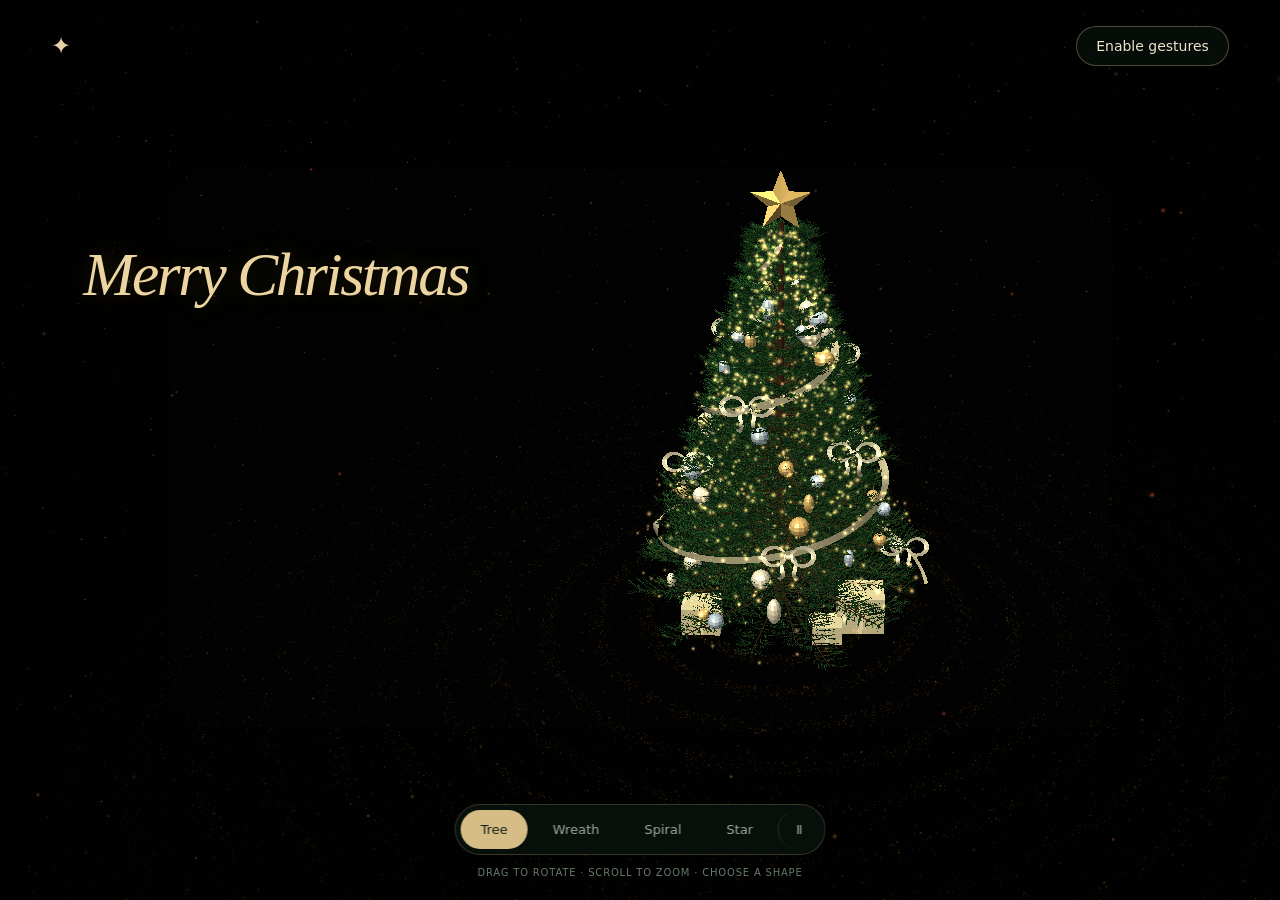
<file: index.html>
<!doctype html>
<html lang="en">
<head>
<meta charset="utf-8"><meta name="viewport" content="width=device-width,initial-scale=1,viewport-fit=cover">
<meta name="theme-color" content="#030906"><meta name="description" content="An interactive Christmas greeting with a tree, wreath, spiral and star.">
<title>Merry Christmas · Interactive Shapes</title>
<link rel="stylesheet" href="magic.css?v=classic-3">
</head>
<body>
<canvas id="scene" aria-label="An interactive green Christmas tree that transforms into a wreath, spiral tree, or golden star."></canvas>
<div class="vignette" aria-hidden="true"></div>
<nav class="topbar"><a href="./" aria-label="Christmas Magic home">✦ <span></span></a><button id="camera" class="camera-button" aria-pressed="false">Enable gestures</button></nav>
<header class="intro"><h1>Merry Christmas</h1></header>

<aside id="camera-panel" hidden><video id="webcam" autoplay playsinline muted></video><canvas id="hand-overlay"></canvas><p id="hand-status" role="status">Preparing hand tracking…</p><button id="stop-camera" aria-label="Stop camera">×</button></aside>
<div class="bottom"><p class="scene-caption" id="scene-caption" hidden></p><div class="mode-bar" role="group" aria-label="Christmas shapes"><button id="tree" class="active" aria-pressed="true">Tree</button><button id="wreath" aria-pressed="false">Wreath</button><button id="spiral" aria-pressed="false">Spiral</button><button id="star" aria-pressed="false">Star</button><button id="motion" aria-pressed="false" aria-label="Pause animation">Ⅱ</button></div><p class="help">DRAG TO ROTATE · SCROLL TO ZOOM · CHOOSE A SHAPE</p></div>
<div id="notice" role="status" aria-live="polite"></div>
<p id="fallback" hidden>Your browser could not start the 3D scene. Try opening this page in Safari, Chrome, or Edge.<br>Merry Christmas</p>
<script type="module" src="magic.js?v=classic-3"></script>
</body></html>
</file>
<file: magic.css>
*{box-sizing:border-box}html,body{margin:0;height:100%;overflow:hidden;background:#030906;color:#ece2c9}body{font-family:Georgia,'Songti SC',serif}button,a,label{-webkit-tap-highlight-color:transparent}button{font:14px system-ui;color:inherit;cursor:pointer}button:focus-visible,a:focus-visible,.upload:focus-within{outline:2px solid #ead298;outline-offset:5px}button{border:0}#scene{display:block;width:100%;height:100%;touch-action:none}.vignette{position:fixed;inset:0;pointer-events:none;box-shadow:inset 0 0 130px 30px #0007}.topbar{position:absolute;top:max(26px,env(safe-area-inset-top));left:4%;right:4%;display:flex;align-items:center;justify-content:space-between;z-index:4}.topbar a{color:#e4d1a5;text-decoration:none;font-size:24px;display:flex;align-items:center;gap:10px}.topbar span{font:10px system-ui;letter-spacing:.22em}.camera-button{border:1px solid #aa976d70;background:#09130cb0;border-radius:30px;padding:11px 19px;backdrop-filter:blur(12px)}.intro{position:absolute;left:6.5%;top:25%;z-index:2;pointer-events:none;max-width:350px}.eyebrow{font:9px system-ui;letter-spacing:.24em;color:#8c9b86}h1{font-weight:400;font-size:clamp(28px,3.8vw,58px);line-height:1.12;letter-spacing:-.04em;margin:23px 0 0}h1 em{font-weight:400;color:#e7c88d;font-size:1.23em}.signature{font:italic 29px 'Snell Roundhand','Apple Chancery',Georgia,cursive;color:#bfd5b6;margin:12px 0 26px}.description{font-size:13px;line-height:2.1;color:#a4afa0;letter-spacing:.06em}.upload{pointer-events:auto;display:inline-flex;border:1px solid #c2aa7460;background:linear-gradient(100deg,#d9c38c,#a38b56);border-radius:5px;padding:12px 18px;color:#142317;font:13px system-ui;margin-top:16px;cursor:pointer;position:relative}.upload input{position:absolute;width:1px;height:1px;opacity:0}.private-note{font:10px/1.9 system-ui;color:#72816f;margin-top:14px;max-width:300px}.bottom{position:absolute;bottom:max(22px,env(safe-area-inset-bottom));left:50%;transform:translateX(-50%);z-index:4;text-align:center;width:max-content;max-width:92%}.scene-caption{font-size:12px;color:#bbc6ac;letter-spacing:.09em;margin:0 0 17px}.mode-bar{display:inline-flex;padding:5px;border:1px solid #c6b17f40;border-radius:40px;background:#09120ed9;backdrop-filter:blur(20px);gap:5px}.mode-bar button{padding:12px 22px;border-radius:30px;background:none;color:#9daca0;font-size:13px}.mode-bar button.active{background:#d5bd85;color:#142319}.mode-bar #motion{padding:12px 17px;border-left:1px solid #c6b17f30}.help{font:10px system-ui;color:#667967;letter-spacing:.08em;margin:12px 0 0}#camera-panel{position:absolute;width:200px;right:4%;bottom:120px;z-index:5;background:#09100ce8;border:1px solid #c6b17f50;border-radius:9px;padding:5px;box-shadow:0 15px 60px #0008}#camera-panel video{display:block;width:100%;border-radius:5px;transform:scaleX(-1)}#hand-overlay{position:absolute;left:5px;top:5px;width:calc(100% - 10px);height:auto;transform:scaleX(-1);pointer-events:none}#camera-panel p{font:11px/1.6 system-ui;color:#c5d1b6;margin:8px 7px}#stop-camera{position:absolute;right:9px;top:9px;border-radius:50%;width:25px;height:25px;background:#081009b0;font-size:18px}#notice{position:absolute;top:90px;left:50%;transform:translateX(-50%);max-width:85%;width:max-content;font:12px/1.7 system-ui;color:#e4d6b0;text-align:center;background:#0d1a11e8;border:1px solid #c6b17f40;border-radius:9px;z-index:10;padding:0}#notice:not(:empty){padding:12px 20px}#fallback{position:absolute;top:45%;left:10%;right:10%;text-align:center;font:16px/2 system-ui;background:#09140be0;padding:20px;z-index:6}
@media(max-width:760px){.topbar{top:max(18px,env(safe-area-inset-top));left:5%;right:5%}.topbar span{font-size:8px;letter-spacing:.12em}.camera-button{padding:9px 13px;font-size:12px}.intro{top:12%;left:6%;right:6%;text-align:center;max-width:none}.eyebrow{font-size:8px}h1{font-size:29px;margin-top:12px}h1 br{display:none}h1 em{font-size:1em;margin-left:.2em}.signature{font-size:25px;margin:9px 0 14px}.description{display:none}.upload{margin-top:0;padding:9px 15px;font-size:12px}.private-note{font-size:9px;margin:8px auto 0;line-height:1.6;max-width:310px}.bottom{bottom:max(17px,env(safe-area-inset-bottom))}.scene-caption{font-size:10px;margin-bottom:12px}.mode-bar button{padding:10px 18px;font-size:12px}.help{font-size:9px}#camera-panel{width:128px;bottom:130px;right:4%}#camera-panel p{font-size:9px}#notice{top:63px;font-size:11px}}
@media(max-height:650px) and (min-width:761px){.intro{top:22%}.eyebrow{display:none}h1{font-size:35px;margin-top:0}.signature{margin-bottom:15px}.description{font-size:11px}.private-note{font-size:9px}.upload{margin-top:5px}.bottom{bottom:17px}.scene-caption{display:none}}

.gesture-guide{font:12px/2.2 system-ui;color:#c8b982;margin-top:23px}.intro .private-note{margin-top:20px}.mode-bar button{padding:12px 20px}@media(max-width:760px){.gesture-guide{display:none}.intro .private-note{font-size:9px;margin-top:11px;max-width:280px}.mode-bar button{padding:11px 15px}.topbar span{font-size:8px}}

.intro{top:24%;max-width:390px}.intro h1{font:italic 400 clamp(35px,4.8vw,70px)/1.17 "Snell Roundhand","Apple Chancery",Georgia,cursive;color:#ecd5a0;text-shadow:0 0 24px #ac833240}.topbar a{gap:0}.topbar span{display:none}@media(max-width:760px){.intro{top:15%;max-width:none}.intro h1{font-size:clamp(30px,8vw,45px);margin:0}.bottom .help{font-size:8px}.topbar a{font-size:22px}}
</file>
